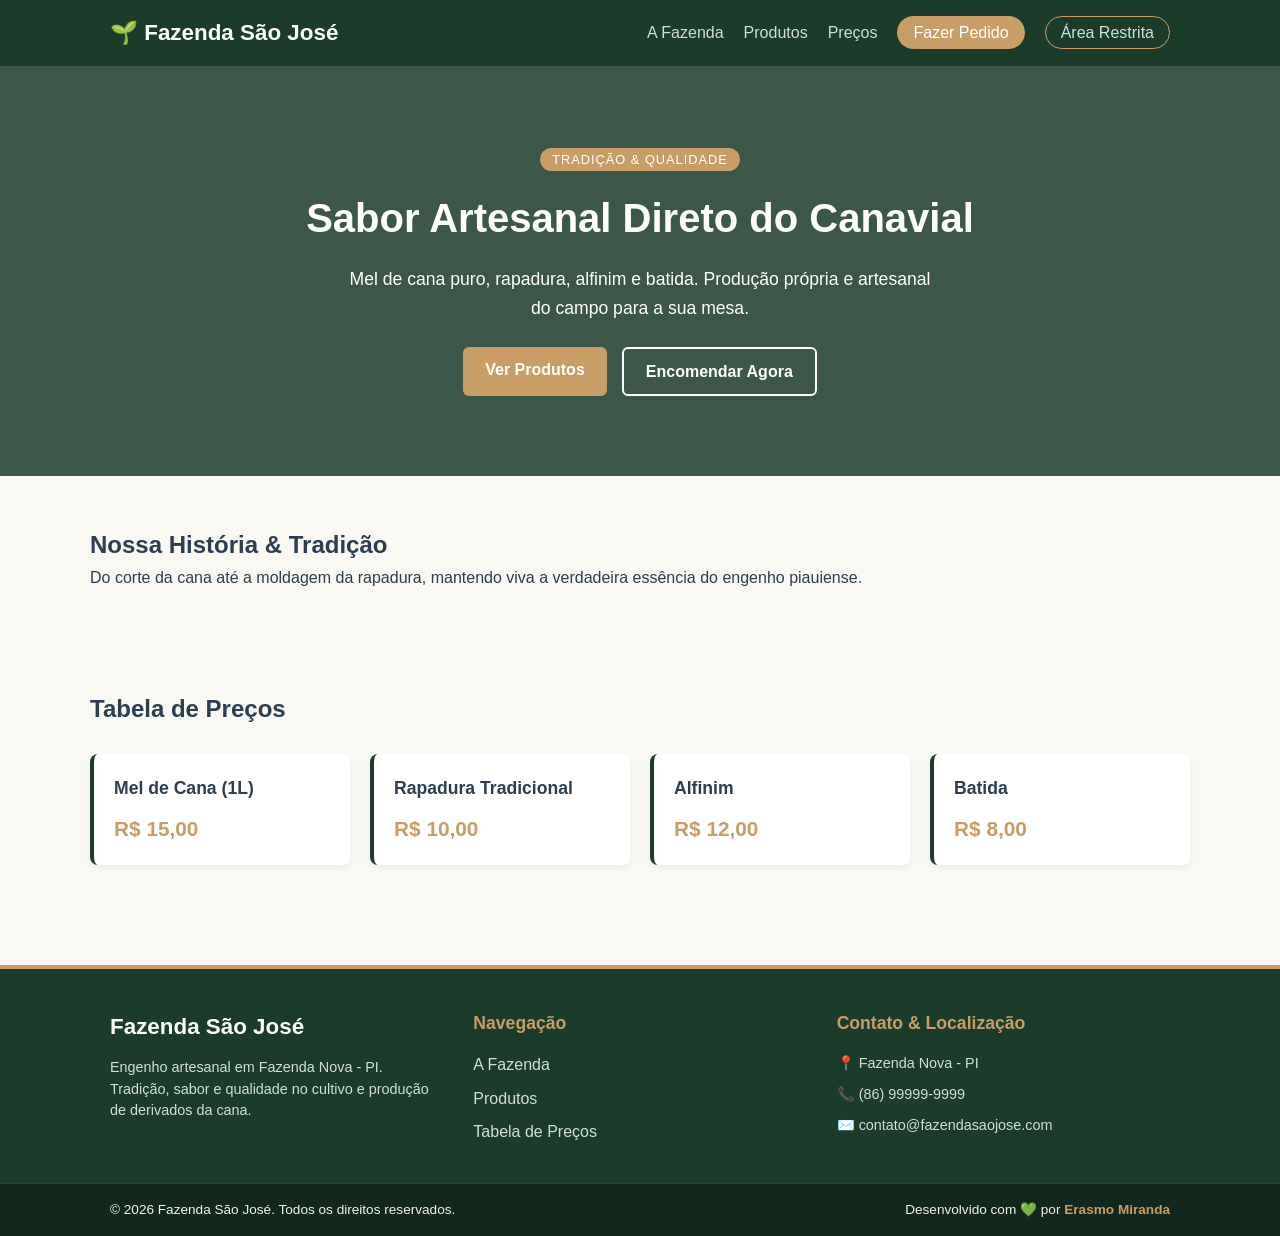
<file: index.html>
<!DOCTYPE html>
<html lang="pt-BR">
<head>
    <meta charset="UTF-8">
    <meta name="viewport" content="width=device-width, initial-scale=1.0">
    <title>Fazenda São José - Engenho Artesanal</title>
    <link rel="stylesheet" href="style.css">
</head>
<body>

<!-- CABEÇALHO / NAVEGAÇÃO -->
<header class="header">
    <nav class="navbar container">
        <div class="logo">
            <h2>🌱 Fazenda São José</h2>
        </div>
        <ul class="nav-links">
            <li><a href="#fazenda">A Fazenda</a></li>
            <li><a href="#produtos">Produtos</a></li>
            <li><a href="#precos">Preços</a></li>
            <li><a href="#" class="btn-pedido">Fazer Pedido</a></li>
            <li><a href="#" id="btn-abrir-login" class="btn-restrita">Área Restrita</a></li>
        </ul>
    </nav>
</header>

<!-- SEÇÃO HERO -->
<section class="hero">
    <div class="hero-content container">
        <span class="badge">TRADIÇÃO & QUALIDADE</span>
        <h1>Sabor Artesanal Direto do Canavial</h1>
        <p>Mel de cana puro, rapadura, alfinim e batida. Produção própria e artesanal do campo para a sua mesa.</p>
        <div class="hero-buttons">
            <a href="#produtos" class="btn-primary">Ver Produtos</a>
            <a href="#" class="btn-secondary">Encomendar Agora</a>
        </div>
    </div>
</section>

<!-- SEÇÃO SOBRE -->
<section id="fazenda" class="section container">
    <h2>Nossa História & Tradição</h2>
    <p>Do corte da cana até a moldagem da rapadura, mantendo viva a verdadeira essência do engenho piauiense.</p>
</section>

<!-- SEÇÃO DE PREÇOS -->
<section id="precos" class="section container">
    <h2>Tabela de Preços</h2>
    <div class="grid-precos">
        <div class="card-preco">
            <h3>Mel de Cana (1L)</h3>
            <p class="preco">R$ <span id="preco-mel">15,00</span></p>
        </div>
        <div class="card-preco">
            <h3>Rapadura Tradicional</h3>
            <p class="preco">R$ <span id="preco-rapadura">10,00</span></p>
        </div>
        <div class="card-preco">
            <h3>Alfinim</h3>
            <p class="preco">R$ <span id="preco-alfinim">12,00</span></p>
        </div>
        <div class="card-preco">
            <h3>Batida</h3>
            <p class="preco">R$ <span id="preco-batida">8,00</span></p>
        </div>
    </div>

    <div id="box-pix" class="box-pix hidden">
        <strong>Chave PIX para Pagamentos:</strong> <span id="chave-pix-display"></span>
    </div>
</section>

<!-- MODAL DE LOGIN DO ADMINISTRADOR -->
<div id="modal-login" class="modal hidden">
    <div class="modal-content">
        <span id="fechar-modal" class="fechar">&times;</span>
        <h3>Acesso Administrativo</h3>
        <p>Digite os dados de acesso ao painel:</p>
        <form id="form-login">
            <input type="text" id="usuario" placeholder="Seu usuário..." required>
            <input type="password" id="senha" placeholder="Sua senha..." required>
            <button type="submit" class="btn-primary">Entrar</button>
        </form>
    </div>
</div>

<!-- RODAPÉ MODERNO -->
<footer class="footer">
    <div class="container footer-content">
        <div class="footer-brand">
            <h3>Fazenda São José</h3>
            <p>Engenho artesanal em Fazenda Nova - PI.</p>
            <p>Tradição, sabor e qualidade no cultivo e produção de derivados da cana.</p>
        </div>

        <div class="footer-links">
            <h4>Navegação</h4>
            <ul>
                <li><a href="#fazenda">A Fazenda</a></li>
                <li><a href="#produtos">Produtos</a></li>
                <li><a href="#precos">Tabela de Preços</a></li>
            </ul>
        </div>

        <div class="footer-contact">
            <h4>Contato & Localização</h4>
            <p>📍 Fazenda Nova - PI</p>
            <p>📞 (86) 99999-9999</p>
            <p>✉️ contato@fazendasaojose.com</p>
        </div>
    </div>

    <div class="footer-bottom">
        <div class="container footer-bottom-content">
            <p>&copy; 2026 Fazenda São José. Todos os direitos reservados.</p>
            <p class="dev-credits">Desenvolvido com 💚 por <strong>Erasmo Miranda</strong></p>
        </div>
    </div>
</footer>

<script src="script.js"></script>
</body>
</html>
</file>
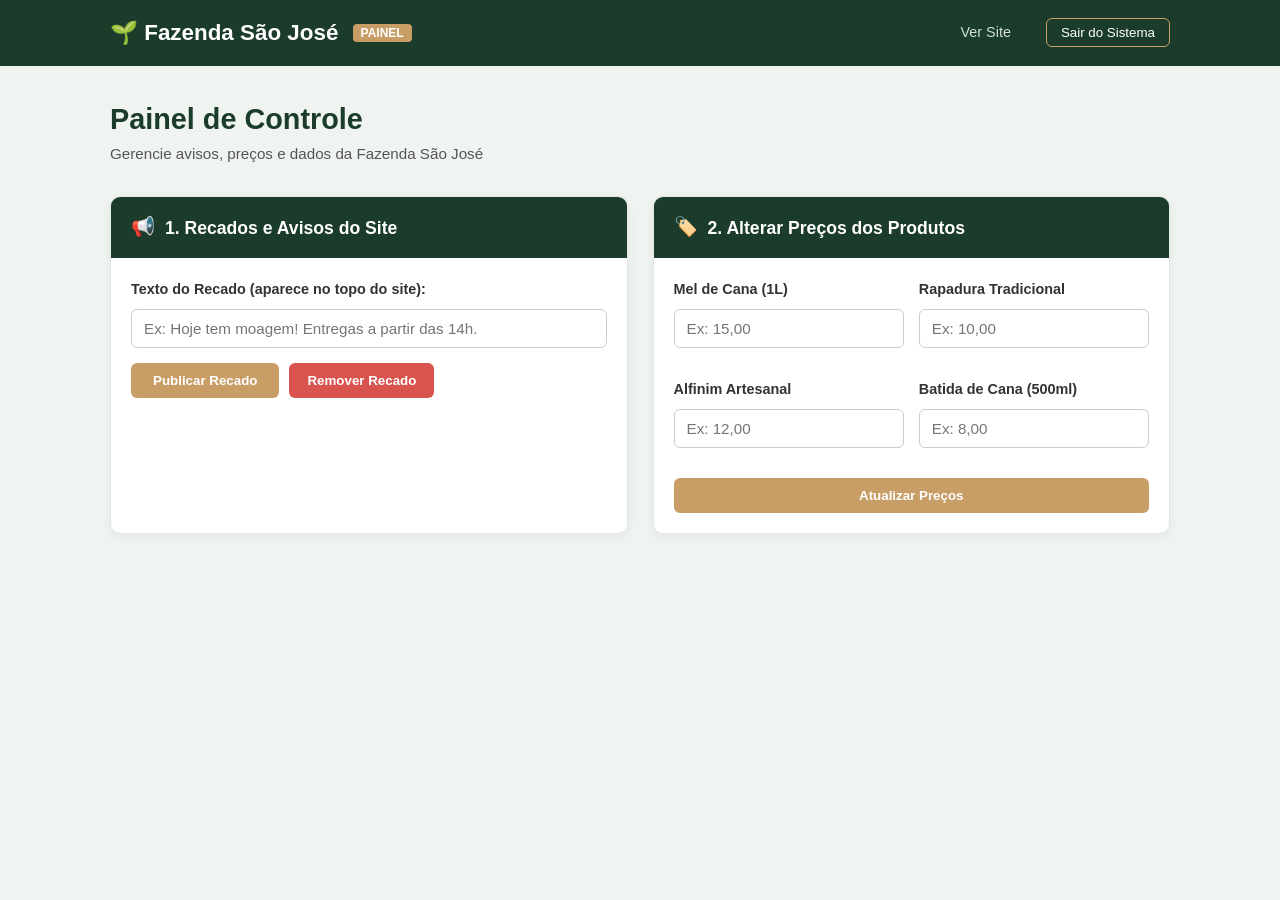
<file: painel.html>
<!DOCTYPE html>
<html lang="pt-BR">
<head>
    <meta charset="UTF-8">
    <meta name="viewport" content="width=device-width, initial-scale=1.0">
    <title>Painel do Administrador – Fazenda São José</title>
    <link rel="stylesheet" href="style.css">
</head>
<body class="admin-body">

    <!-- CABEÇALHO DO PAINEL -->
    <header class="header">
        <nav class="navbar container">
            <div class="logo">
                <h2>🌱 Fazenda São José <span class="badge-admin">PAINEL</span></h2>
            </div>
            <div class="nav-links">
                <a href="index.html" class="btn-secondary-sm">Ver Site</a>
                <button id="btn-sair" class="btn-logout">Sair do Sistema</button>
            </div>
        </nav>
    </header>

    <!-- CONTEÚDO PRINCIPAL DO PAINEL -->
    <main class="container admin-container">
        
        <div class="admin-header-title">
            <h1>Painel de Controle</h1>
            <p>Gerencie avisos, preços e dados da Fazenda São José</p>
        </div>

        <div class="admin-grid">

            <!-- CARD 1: RECADOS -->
            <div class="admin-card">
                <div class="card-header">
                    <span class="card-icon">📢</span>
                    <h3>1. Recados e Avisos do Site</h3>
                </div>
                <div class="card-body">
                    <label for="texto-recado">Texto do Recado (aparece no topo do site):</label>
                    <input type="text" id="texto-recado" placeholder="Ex: Hoje tem moagem! Entregas a partir das 14h." class="admin-input">
                    <div class="btn-group">
                        <button id="btn-salvar-recado" class="btn-primary">Publicar Recado</button>
                        <button id="btn-remover-recado" class="btn-danger">Remover Recado</button>
                    </div>
                </div>
            </div>

            <!-- CARD 2: PREÇOS -->
            <div class="admin-card">
                <div class="card-header">
                    <span class="card-icon">🏷️</span>
                    <h3>2. Alterar Preços dos Produtos</h3>
                </div>
                <div class="card-body grid-inputs">
                    <div class="input-field">
                        <label>Mel de Cana (1L)</label>
                        <input type="text" id="input-preco-mel" placeholder="Ex: 15,00" class="admin-input">
                    </div>
                    <div class="input-field">
                        <label>Rapadura Tradicional</label>
                        <input type="text" id="input-preco-rapadura" placeholder="Ex: 10,00" class="admin-input">
                    </div>
                    <div class="input-field">
                        <label>Alfinim Artesanal</label>
                        <input type="text" id="input-preco-alfinim" placeholder="Ex: 12,00" class="admin-input">
                    </div>
                    <div class="input-field">
                        <label>Batida de Cana (500ml)</label>
                        <input type="text" id="input-preco-batida" placeholder="Ex: 8,00" class="admin-input">
                    </div>
                    <button id="btn-salvar-precos" class="btn-primary full-width">Atualizar Preços</button>
                </div>
            </div>

        </div>
    </main>

    <script src="script.js"></script>
</body>
</html>
</file>
<file: style.css>
/* RESET BÁSICO */
* {
    margin: 0;
    padding: 0;
    box-sizing: border-box;
    font-family: 'Segoe UI', Tahoma, Geneva, Verdana, sans-serif;
}

body {
    background-color: #f9f8f3;
    color: #2c3e50;
    line-height: 1.6;
}

.container {
    max-width: 1100px;
    margin: 0 auto;
    padding: 0 20px;
}

/* CABEÇALHO */
.header {
    background-color: #1b3b2b;
    color: #fff;
    padding: 15px 0;
    position: sticky;
    top: 0;
    z-index: 100;
}

.navbar {
    display: flex;
    justify-content: space-between;
    align-items: center;
}

.logo h2 {
    color: #ffffff;
    font-size: 1.4rem;
}

.nav-links {
    display: flex;
    list-style: none;
    gap: 20px;
    align-items: center;
}

.nav-links a {
    color: #d1e0d7;
    text-decoration: none;
    font-weight: 500;
    transition: color 0.3s;
}

.nav-links a:hover {
    color: #ffffff;
}

.btn-pedido {
    background-color: #c89d66;
    color: #ffffff !important;
    padding: 8px 16px;
    border-radius: 20px;
}

.btn-restrita {
    border: 1px solid #c89d66;
    padding: 7px 15px;
    border-radius: 20px;
}

/* HERO SECTION */
.hero {
    background: linear-gradient(rgba(27, 59, 43, 0.85), rgba(27, 59, 43, 0.85)), url('https://images.unsplash.com/photo-1500382017468-9049fed747ef?q=80&w=1000&auto=format&fit=crop') center/cover no-repeat;
    color: #ffffff;
    padding: 80px 0;
    text-align: center;
}

.badge {
    background-color: #c89d66;
    color: #fff;
    padding: 4px 12px;
    border-radius: 12px;
    font-size: 0.8rem;
    letter-spacing: 1px;
}

.hero h1 {
    font-size: 2.5rem;
    margin: 15px 0;
}

.hero p {
    font-size: 1.1rem;
    max-width: 600px;
    margin: 0 auto 25px auto;
}

.hero-buttons {
    display: flex;
    justify-content: center;
    gap: 15px;
}

.btn-primary {
    background-color: #c89d66;
    color: #fff;
    padding: 10px 22px;
    border: none;
    border-radius: 6px;
    text-decoration: none;
    cursor: pointer;
    font-weight: 600;
}

.btn-secondary {
    border: 2px solid #ffffff;
    color: #fff;
    padding: 10px 22px;
    border-radius: 6px;
    text-decoration: none;
    font-weight: 600;
}

/* SEÇÕES GERAIS */
.section {
    padding: 50px 0;
}

.grid-precos {
    display: grid;
    grid-template-columns: repeat(auto-fit, minmax(200px, 1fr));
    gap: 20px;
    margin-top: 25px;
}

.card-preco {
    background: #ffffff;
    padding: 20px;
    border-radius: 8px;
    box-shadow: 0 4px 6px rgba(0,0,0,0.05);
    border-left: 4px solid #1b3b2b;
}

.card-preco h3 {
    font-size: 1.1rem;
    margin-bottom: 10px;
}

.preco {
    font-size: 1.3rem;
    font-weight: bold;
    color: #c89d66;
}

/* MODAL */
.modal {
    position: fixed;
    top: 0;
    left: 0;
    width: 100%;
    height: 100%;
    background-color: rgba(0, 0, 0, 0.6);
    display: flex;
    justify-content: center;
    align-items: center;
    z-index: 1000;
}

.modal-content {
    background: #ffffff;
    padding: 30px;
    border-radius: 10px;
    width: 90%;
    max-width: 400px;
    position: relative;
    box-shadow: 0 5px 15px rgba(0,0,0,0.3);
}

.hidden {
    display: none !important;
}

.fechar {
    position: absolute;
    top: 15px;
    right: 20px;
    font-size: 1.5rem;
    cursor: pointer;
}

/* RODAPÉ MODERNO */
.footer {
    background-color: #1b3b2b;
    color: #f4f1ea;
    padding-top: 40px;
    margin-top: 50px;
    border-top: 4px solid #c89d66;
}

.footer-content {
    display: grid;
    grid-template-columns: repeat(auto-fit, minmax(250px, 1fr));
    gap: 30px;
    padding-bottom: 30px;
}

.footer-brand h3 {
    font-size: 1.4rem;
    margin-bottom: 12px;
    color: #ffffff;
}

.footer-brand p {
    font-size: 0.9rem;
    color: #d1e0d7;
    line-height: 1.5;
}

.footer-links h4, 
.footer-contact h4 {
    font-size: 1.1rem;
    margin-bottom: 15px;
    color: #c89d66;
}

.footer-links ul {
    list-style: none;
}

.footer-links ul li {
    margin-bottom: 8px;
}

.footer-links ul li a {
    color: #d1e0d7;
    text-decoration: none;
    transition: color 0.3s;
}

.footer-links ul li a:hover {
    color: #ffffff;
    text-decoration: underline;
}

.footer-contact p {
    font-size: 0.9rem;
    color: #d1e0d7;
    margin-bottom: 8px;
}

.footer-bottom {
    background-color: #12281d;
    padding: 15px 0;
    font-size: 0.85rem;
    border-top: 1px solid rgba(255, 255, 255, 0.1);
}

.footer-bottom-content {
    display: flex;
    justify-content: space-between;
    align-items: center;
    flex-wrap: wrap;
    gap: 10px;
}

.dev-credits strong {
    color: #c89d66;
}/* ==========================================
   ESTILOS EXCLUSIVOS DO PAINEL ADMIN
   ========================================== */
.admin-body {
    background-color: #f0f4f1;
}

.badge-admin {
    background-color: #c89d66;
    color: #fff;
    font-size: 0.75rem;
    padding: 2px 8px;
    border-radius: 4px;
    margin-left: 8px;
    vertical-align: middle;
}

.admin-container {
    padding-top: 30px;
    padding-bottom: 50px;
}

.admin-header-title {
    margin-bottom: 30px;
}

.admin-header-title h1 {
    color: #1b3b2b;
    font-size: 1.8rem;
}

.admin-header-title p {
    color: #555;
    font-size: 0.95rem;
}

.admin-grid {
    display: grid;
    grid-template-columns: repeat(auto-fit, minmax(450px, 1fr));
    gap: 25px;
}

.admin-card {
    background: #ffffff;
    border-radius: 10px;
    box-shadow: 0 4px 12px rgba(0, 0, 0, 0.05);
    border: 1px solid #e1e8e3;
    overflow: hidden;
}

.card-header {
    background-color: #1b3b2b;
    color: #ffffff;
    padding: 15px 20px;
    display: flex;
    align-items: center;
    gap: 10px;
}

.card-header h3 {
    font-size: 1.1rem;
    font-weight: 600;
}

.card-icon {
    font-size: 1.2rem;
}

.card-body {
    padding: 20px;
}

.card-body label {
    display: block;
    font-weight: 600;
    margin-bottom: 8px;
    color: #333;
    font-size: 0.9rem;
}

.admin-input {
    width: 100%;
    padding: 10px 12px;
    border: 1px solid #ccc;
    border-radius: 6px;
    margin-bottom: 15px;
    font-size: 0.95rem;
    outline: none;
    transition: border-color 0.3s;
}

.admin-input:focus {
    border-color: #1b3b2b;
}

.grid-inputs {
    display: grid;
    grid-template-columns: 1fr 1fr;
    gap: 15px;
}

.grid-inputs .input-field {
    display: flex;
    flex-direction: column;
}

.full-width {
    grid-column: 1 / -1;
}

.btn-group {
    display: flex;
    gap: 10px;
}

.btn-danger {
    background-color: #d9534f;
    color: white;
    border: none;
    padding: 10px 18px;
    border-radius: 6px;
    cursor: pointer;
    font-weight: 600;
}

.btn-danger:hover {
    background-color: #c9302c;
}

.btn-logout {
    background: transparent;
    border: 1px solid #c89d66;
    color: #ffffff;
    padding: 6px 14px;
    border-radius: 6px;
    cursor: pointer;
    transition: background 0.3s;
}

.btn-logout:hover {
    background-color: #c89d66;
}

.btn-secondary-sm {
    color: #d1e0d7;
    text-decoration: none;
    margin-right: 15px;
    font-size: 0.9rem;
}

.btn-secondary-sm:hover {
    color: #ffffff;
}

@media (max-width: 600px) {
    .admin-grid {
        grid-template-columns: 1fr;
    }
    .grid-inputs {
        grid-template-columns: 1fr;
    }
}
</file>
